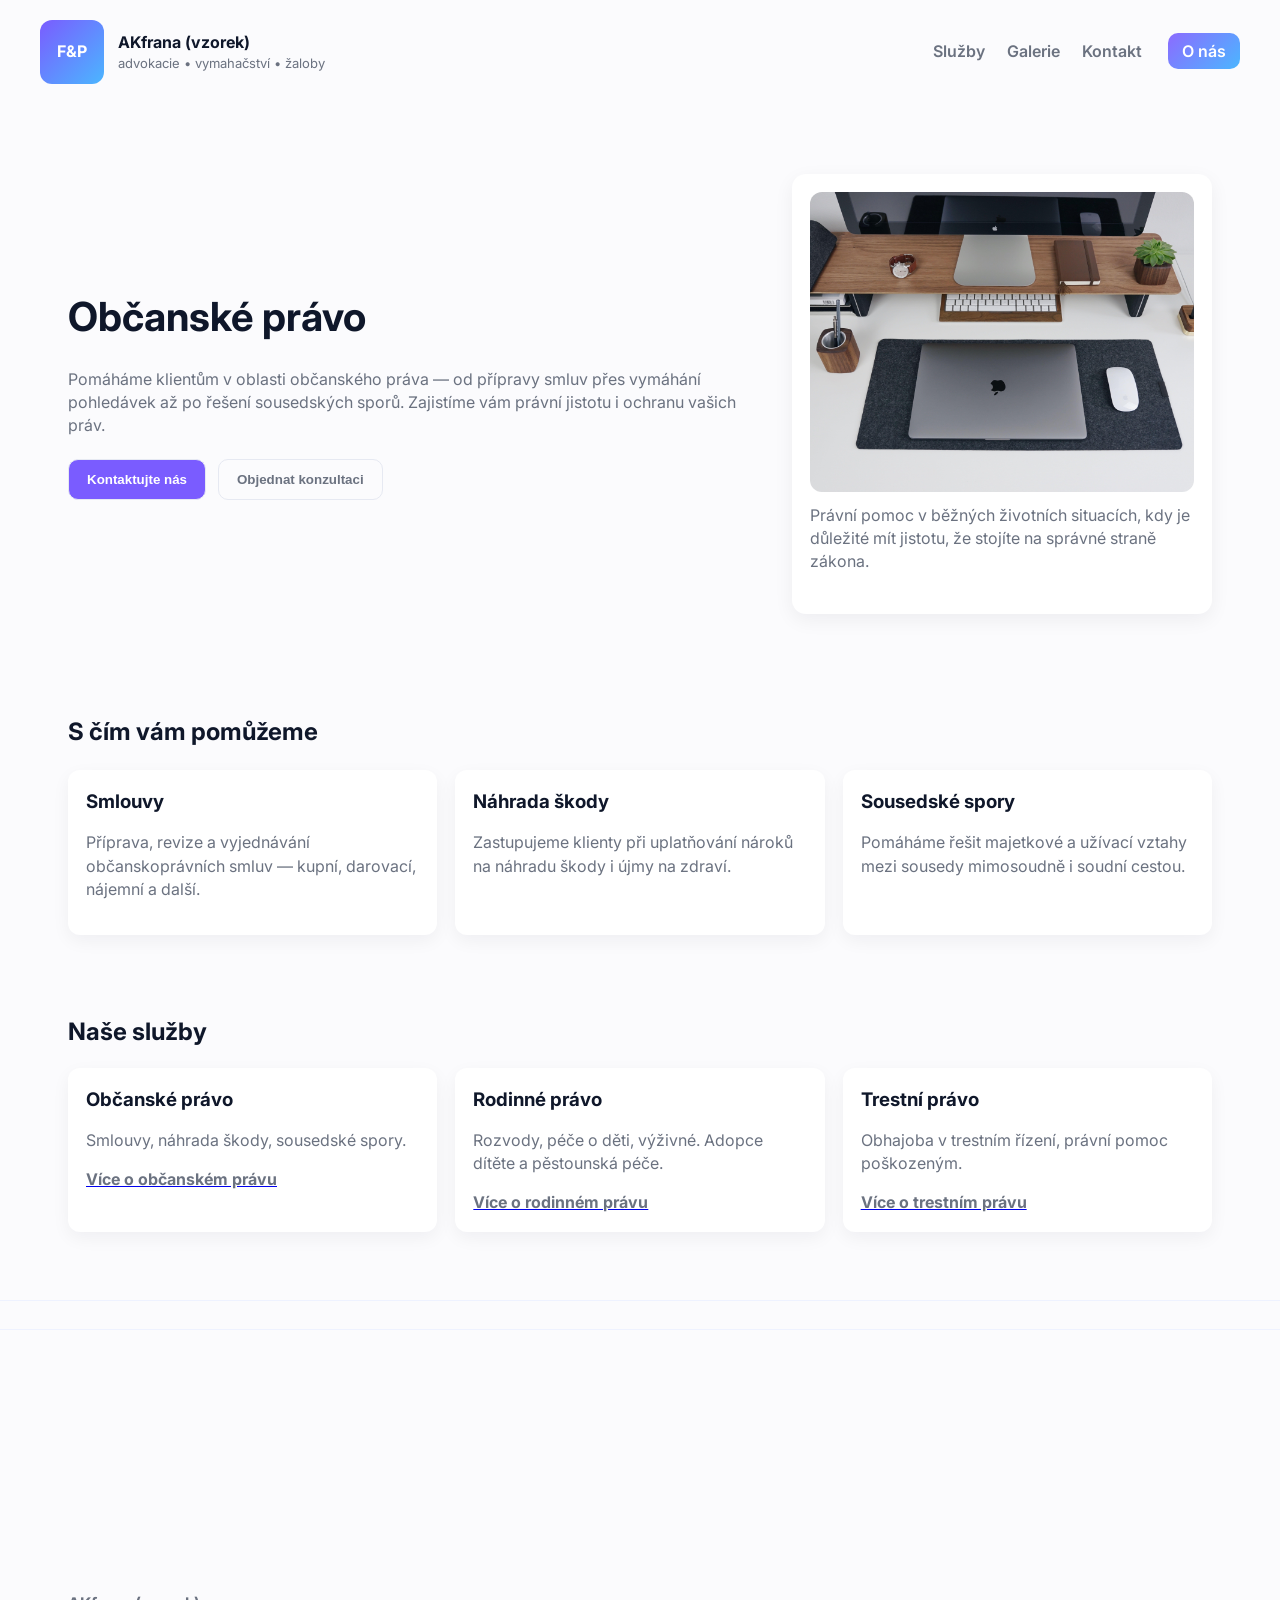
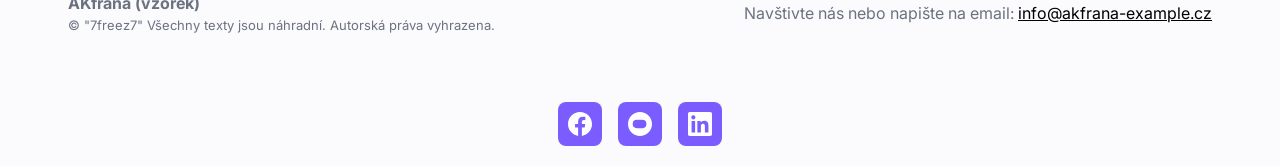
<file: obcanske-pravo.html>
<!doctype html>
<html lang="cs">
<head>
  <meta charset="utf-8" />
  <meta name="viewport" content="width=device-width,initial-scale=1" />
  <title>Občanské právo | AKfrana</title>
    <link rel="icon" href="templates/icons/menu-burger.svg" as="icon">
  <link rel="stylesheet" href="styles.css" />
  <link rel="preconnect" href="https://fonts.googleapis.com">
  <link rel="preconnect" href="https://fonts.gstatic.com" crossorigin>
  <link href="https://fonts.googleapis.com/css2?family=Inter:wght@300;400;600;700&display=swap" rel="stylesheet">

  <script type="text/javascript">
    (function(c,l,a,r,i,t,y){
        c[a]=c[a]||function(){(c[a].q=c[a].q||[]).push(arguments)};
        t=l.createElement(r);t.async=1;t.src="https://www.clarity.ms/tag/"+i;
        y=l.getElementsByTagName(r)[0];y.parentNode.insertBefore(t,y);
    })(window, document, "clarity", "script", "ueqtwlg8d4");
  </script>

</head>
<body>
    <header id="header"></header>

  <main class="container">
    <section class="hero">
      <div>
        <h1>Občanské právo</h1>
        <p class="muted">Pomáháme klientům v oblasti občanského práva — od přípravy smluv přes vymáhání pohledávek až po řešení sousedských sporů. Zajistíme vám právní jistotu i ochranu vašich práv.</p>
        <div class="cta">
          <button class="btn primary" onclick="window.location.href='index.html#kontakt'">Kontaktujte nás</button>
          <button class="btn ghost" onclick="window.location.href='index.html#rezervace'">Objednat konzultaci</button>
        </div>
      </div>

      <aside class="hero-card">
        <div class="hero-img" style="background-image:url('templates/img/2581503.jpg')"></div>
        <p class="muted" style="margin-top:12px">Právní pomoc v běžných životních situacích, kdy je důležité mít jistotu, že stojíte na správné straně zákona.</p>
      </aside>
    </section>

    <section>
      <h2>S čím vám pomůžeme</h2>
      <div class="grid-3">
        <div class="card">
          <h3>Smlouvy</h3>
          <p class="muted">Příprava, revize a vyjednávání občanskoprávních smluv — kupní, darovací, nájemní a další.</p>
        </div>
        <div class="card">
          <h3>Náhrada škody</h3>
          <p class="muted">Zastupujeme klienty při uplatňování nároků na náhradu škody i újmy na zdraví.</p>
        </div>
        <div class="card">
          <h3>Sousedské spory</h3>
          <p class="muted">Pomáháme řešit majetkové a užívací vztahy mezi sousedy mimosoudně i soudní cestou.</p>
        </div>
      </div>
    </section>

    <section id="sluzby">
      <h2 style="margin:0 0 18px">Naše služby</h2>
      <div class="grid-3">
        <div class="card">
          <h3>Občanské právo</h3>
          <p class="muted">Smlouvy, náhrada škody, sousedské spory.</p>
          <p><a href="obcanske-pravo.html">Více o občanském právu</a></p>
        </div>
        <div class="card">
          <h3>Rodinné právo</h3>
          <p class="muted">Rozvody, péče o děti, výživné. Adopce dítěte a pěstounská péče.</p>
          <p><a href="rodinne-pravo.html">Více o rodinném právu</a></p>
        </div>
        <div class="card">
          <h3>Trestní právo</h3>
          <p class="muted">Obhajoba v trestním řízení, právní pomoc poškozeným.</p>
          <p><a href="trestni-pravo.html">Více o trestním právu</a></p>
        </div>
      </div>
    </section>

  </main>

<footer id="footer"></footer>

<script src="script.js"></script>

</body>
</html>
</file>
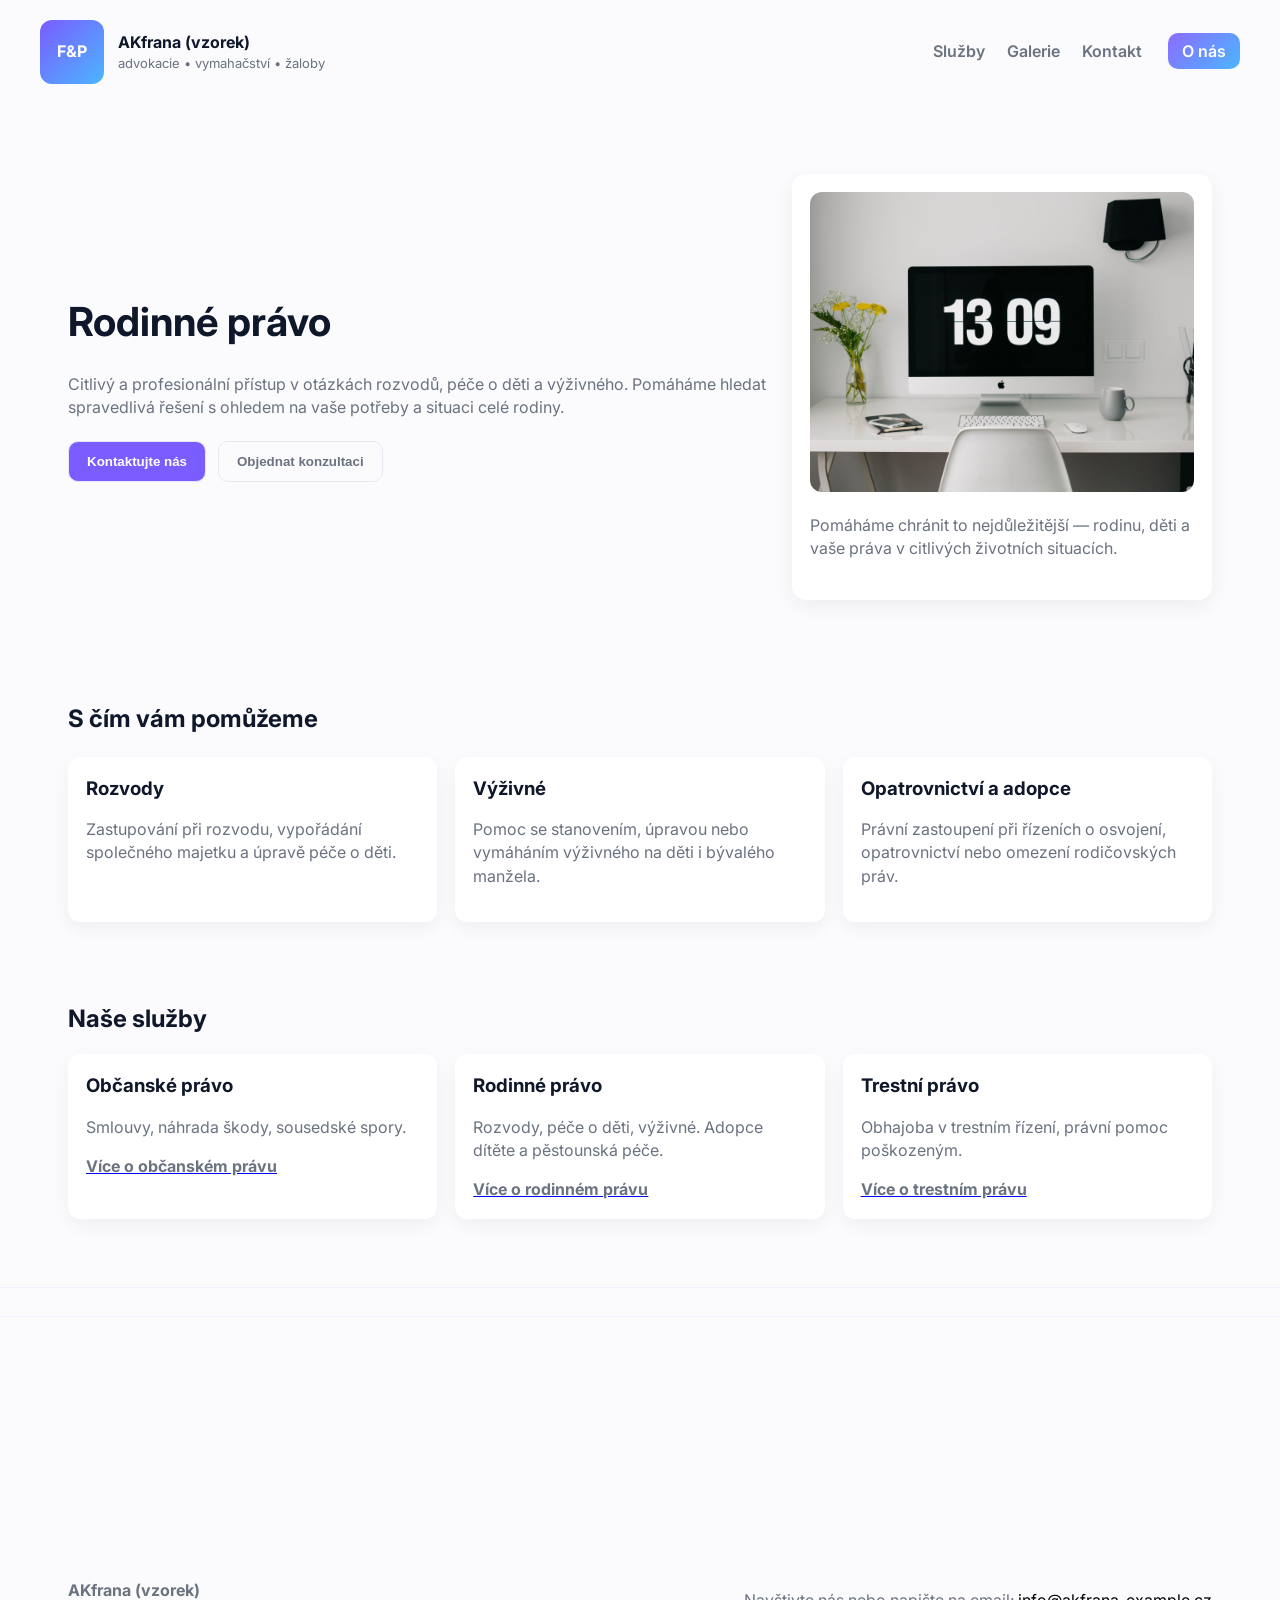
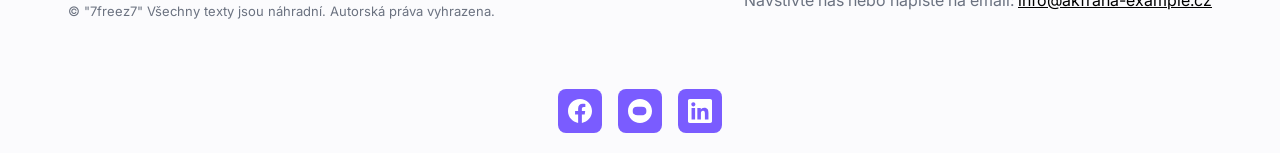
<file: rodinne-pravo.html>
<!doctype html>
<html lang="cs">
<head>
  <meta charset="utf-8" />
  <meta name="viewport" content="width=device-width,initial-scale=1" />
  <title>Rodinné právo | AKfrana</title>
  <link rel="icon" href="templates/icons/menu-burger.svg" as="icon">
  <link rel="stylesheet" href="styles.css" />
  <link rel="preconnect" href="https://fonts.googleapis.com">
  <link rel="preconnect" href="https://fonts.gstatic.com" crossorigin>
  <link href="https://fonts.googleapis.com/css2?family=Inter:wght@300;400;600;700&display=swap" rel="stylesheet">

  <script type="text/javascript">
    (function(c,l,a,r,i,t,y){
        c[a]=c[a]||function(){(c[a].q=c[a].q||[]).push(arguments)};
        t=l.createElement(r);t.async=1;t.src="https://www.clarity.ms/tag/"+i;
        y=l.getElementsByTagName(r)[0];y.parentNode.insertBefore(t,y);
    })(window, document, "clarity", "script", "ueqtwlg8d4");
  </script>

</head>
<body>
    <header id="header"></header>

  <main class="container">
    <section class="hero">
      <div>
        <h1>Rodinné právo</h1>
        <p>Citlivý a profesionální přístup v otázkách rozvodů, péče o děti a výživného. Pomáháme hledat spravedlivá řešení s ohledem na vaše potřeby a situaci celé rodiny.</p>
        <div class="cta">
          <button class="btn primary" onclick="window.location.href='index.html#kontakt'">Kontaktujte nás</button>
          <button class="btn ghost" onclick="window.location.href='index.html#rezervace'">Objednat konzultaci</button>
        </div>
      </div>

      <aside class="hero-card">
        <div class="hero-img" style="background-image:url('templates/img/521184.jpg')"></div>
        <p class="muted">Pomáháme chránit to nejdůležitější — rodinu, děti a vaše práva v citlivých životních situacích.</p>
      </aside>
    </section>

    <section>
      <h2>S čím vám pomůžeme</h2>
      <div class="grid-3">
        <div class="card">
          <h3>Rozvody</h3>
          <p class="muted">Zastupování při rozvodu, vypořádání společného majetku a úpravě péče o děti.</p>
        </div>
        <div class="card">
          <h3>Výživné</h3>
          <p class="muted">Pomoc se stanovením, úpravou nebo vymáháním výživného na děti i bývalého manžela.</p>
        </div>
        <div class="card">
          <h3>Opatrovnictví a adopce</h3>
          <p class="muted">Právní zastoupení při řízeních o osvojení, opatrovnictví nebo omezení rodičovských práv.</p>
        </div>
      </div>
    </section>

    <section id="sluzby">
      <h2 style="margin:0 0 18px">Naše služby</h2>
      <div class="grid-3">
        <div class="card">
          <h3>Občanské právo</h3>
          <p class="muted">Smlouvy, náhrada škody, sousedské spory.</p>
          <p><a href="obcanske-pravo.html">Více o občanském právu</a></p>
        </div>
        <div class="card">
          <h3>Rodinné právo</h3>
          <p class="muted">Rozvody, péče o děti, výživné. Adopce dítěte a pěstounská péče.</p>
          <p><a href="rodinne-pravo.html">Více o rodinném právu</a></p>
        </div>
        <div class="card">
          <h3>Trestní právo</h3>
          <p class="muted">Obhajoba v trestním řízení, právní pomoc poškozeným.</p>
          <p><a href="trestni-pravo.html">Více o trestním právu</a></p>
        </div>
      </div>
    </section>

  </main>

<footer id="footer"></footer>

<script src="script.js"></script>
</body>
</html>
</file>
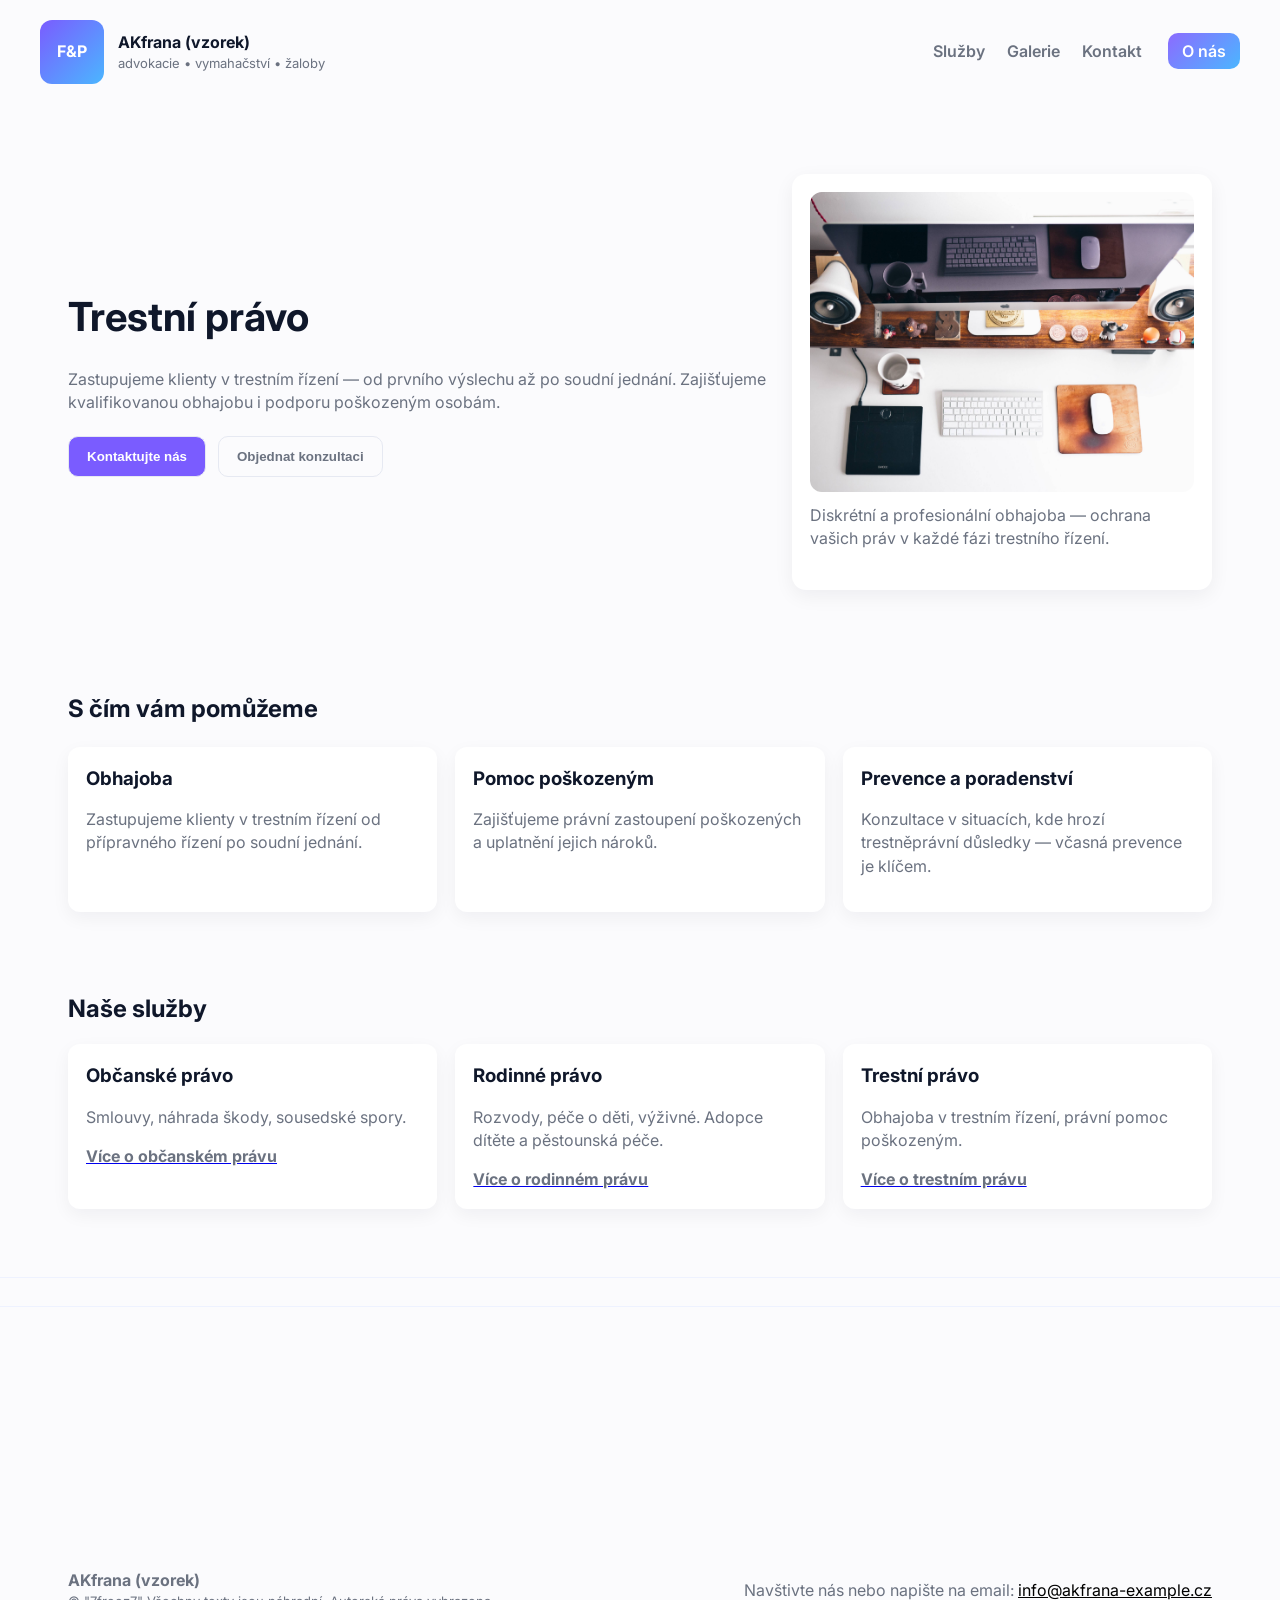
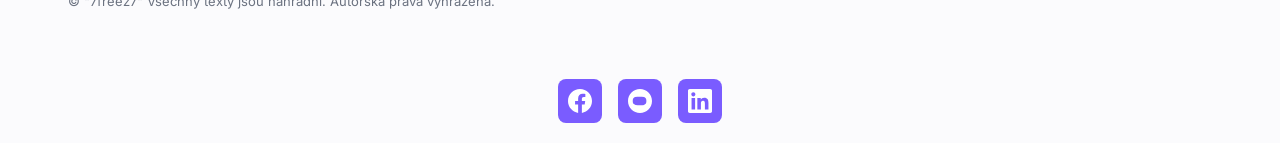
<file: trestni-pravo.html>
<!doctype html>
<html lang="cs">
<head>
  <meta charset="utf-8" />
  <meta name="viewport" content="width=device-width,initial-scale=1" />
  <title>Trestní právo | AKfrana</title>
  <link rel="icon" href="templates/icons/menu-burger.svg" as="icon">
  <link rel="stylesheet" href="styles.css" />
  <link rel="preconnect" href="https://fonts.googleapis.com">
  <link rel="preconnect" href="https://fonts.gstatic.com" crossorigin>
  <link href="https://fonts.googleapis.com/css2?family=Inter:wght@300;400;600;700&display=swap" rel="stylesheet">

  <script type="text/javascript">
    (function(c,l,a,r,i,t,y){
        c[a]=c[a]||function(){(c[a].q=c[a].q||[]).push(arguments)};
        t=l.createElement(r);t.async=1;t.src="https://www.clarity.ms/tag/"+i;
        y=l.getElementsByTagName(r)[0];y.parentNode.insertBefore(t,y);
    })(window, document, "clarity", "script", "ueqtwlg8d4");
  </script>

</head>
<body>
    <header id="header"></header>

  <main class="container">
    <section class="hero">
      <div>
        <h1>Trestní právo</h1>
        <p class="muted">Zastupujeme klienty v trestním řízení — od prvního výslechu až po soudní jednání. Zajišťujeme kvalifikovanou obhajobu i podporu poškozeným osobám.</p>
        <div class="cta">
          <button class="btn primary" onclick="window.location.href='index.html#kontakt'">Kontaktujte nás</button>
          <button class="btn ghost" onclick="window.location.href='index.html#rezervace'">Objednat konzultaci</button>
        </div>
      </div>

      <aside class="hero-card">
        <div class="hero-img" style="background-image:url('templates/img/2581505.jpg')"></div>
        <p class="muted" style="margin-top:12px">Diskrétní a profesionální obhajoba — ochrana vašich práv v každé fázi trestního řízení.</p>
      </aside>
    </section>

    <section>
      <h2>S čím vám pomůžeme</h2>
      <div class="grid-3">
        <div class="card">
          <h3>Obhajoba</h3>
          <p class="muted">Zastupujeme klienty v trestním řízení od přípravného řízení po soudní jednání.</p>
        </div>
        <div class="card">
          <h3>Pomoc poškozeným</h3>
          <p class="muted">Zajišťujeme právní zastoupení poškozených a uplatnění jejich nároků.</p>
        </div>
        <div class="card">
          <h3>Prevence a poradenství</h3>
          <p class="muted">Konzultace v situacích, kde hrozí trestněprávní důsledky — včasná prevence je klíčem.</p>
        </div>
      </div>
    </section>

    <section id="sluzby">
      <h2 style="margin:0 0 18px">Naše služby</h2>
      <div class="grid-3">
        <div class="card">
          <h3>Občanské právo</h3>
          <p class="muted">Smlouvy, náhrada škody, sousedské spory.</p>
          <p><a href="obcanske-pravo.html">Více o občanském právu</a></p>
        </div>
        <div class="card">
          <h3>Rodinné právo</h3>
          <p class="muted">Rozvody, péče o děti, výživné. Adopce dítěte a pěstounská péče.</p>
          <p><a href="rodinne-pravo.html">Více o rodinném právu</a></p>
        </div>
        <div class="card">
          <h3>Trestní právo</h3>
          <p class="muted">Obhajoba v trestním řízení, právní pomoc poškozeným.</p>
          <p><a href="trestni-pravo.html">Více o trestním právu</a></p>
        </div>
      </div>
    </section>

  </main>

<footer id="footer"></footer>

<script src="script.js"></script>
</body>
</html>
</file>
<file: styles.css>
:root{
    --accent:#7a5cff;
    --muted:#6b7280;
    --bg:#fbfbfd;
    --card:#ffffff
}
    html { 
        scroll-behavior: smooth; 
    }
    *{box-sizing:border-box}
    body{
        font-family:Inter,system-ui,-apple-system,Segoe UI,Roboto,Arial;
        line-height:1.45;
        margin:0;
        background:var(--bg);color:#0f172a
    }

    .container{
        max-width:1200px;
        margin:0 auto;
        padding:28px
    }
    .top{
        display:flex;
        align-items:center;
        justify-content:space-between;
        padding:20px 0
    }
    .brand{
        display:flex;
        gap:14px;
        align-items:center
    }
    .logo{
        width:64px;
        height:64px;
        border-radius:12px;background:linear-gradient(135deg,var(--accent),#4bb6ff);
        display:flex;
        align-items:center;
        justify-content:center;
        color:white;
        font-weight:700
    }
    nav a{
        margin-left:18px;
        color:var(--muted);
        text-decoration:none;
        font-weight:600
    }
    nav a.primary{
        color:white;
        padding:8px 14px;
        border-radius:10px;
        margin-left:22px;
        background: linear-gradient(135deg, #8c6bff 0%, #4bb6ff 100%);
    }


    button.send {
        transition: transform 0.2s ease, box-shadow 0.2ms ease, background 0.2s ease;
        will-change: transform, box-shadow;
    }
    button.send:hover {
        box-shadow: 0 8px 20px rgba(122,92,255,0.18);
        background: linear-gradient(135deg, #8c6bff 0%, #4bb6ff 100%);
        color: #fff;
        outline: none;
        transform: scale(1.05);
    }


    button.btn.primary{
        transition: transform 0.2s ease, box-shadow 0.2ms ease, background 0.2s ease;
        will-change: transform, box-shadow;
        border: 1px solid #e6e9f2;
    }
    button.btn.primary:hover{
    box-shadow: 0 8px 20px rgba(122,92,255,0.18);
    background: linear-gradient(135deg, #8c6bff 0%, #4bb6ff 100%);
    color: #fff;
    outline: none;
    transform: scale(1.05);
    }

    .hero{
        display:grid;
        grid-template-columns:1fr 420px;
        gap:24px;align-items:center;
        padding:42px 0
    }
    .hero h1{
        font-size:clamp(26px,4vw,40px);
        margin:0 0 14px
    }
    .hero p{
        color:var(--muted);
        margin:22px 0 22px;
    }
    .cta{
        display:flex;
        gap:12px
    }
    .btn{padding:12px 18px;border-radius:10px;border:0;font-weight:700;cursor:pointer}
    .btn.primary{background:var(--accent);color:white}
    .btn.ghost{background:transparent;border:1px solid #e6e9f2;color:var(--muted)}

.new-grid .grid-3 .card img {
  display: block;
  width: 100%;    
  height: 200px;            
  object-fit: cover;        /* udržuje proporce, ořízne přebytek */
  border-radius: 20px;      
  margin-bottom: 12px;      
}

    .hero-card{
        background:var(--card);
        border-radius:14px;
        padding:18px;
        box-shadow:0 6px 20px rgba(16,24,40,0.06)
    }

    .hero-img{height:300px;
        background:url('images/hero.jpg') center/cover no-repeat;
        border-radius:12px}

    /* sections */
    section{padding:40px 0}
    .grid-3{display:grid;grid-template-columns:repeat(3,1fr);gap:18px}
    
    .new-grid .grid-3 {
    display: grid;
    grid-template-columns: repeat(4, 1fr);
    overflow: hidden;
    }   
    
    .card {
    background: var(--card);
    padding: 18px;
    border-radius: 12px;
    box-shadow: 0 6px 18px rgba(15,23,42,0.05);
    overflow: hidden;
    }   

    .card h3{margin:0 0 8px}
    .muted{color:var(--muted)}

    /* gallery */
    .gallery{display:grid;grid-template-columns:repeat(3,1fr);gap:8px}
    .gallery img{width:100%;height:160px;object-fit:cover;border-radius:8px}

    /* contact */
    .contact{display:grid;grid-template-columns:1fr 600px;gap:24px}
    form{display:flex;flex-direction:column;gap:12px}
    input,textarea{padding:12px;border-radius:8px;border:1px solid #e6e9f2}
    button.send{background:var(--accent);color:white;padding:12px;border-radius:8px;border:0;font-weight:700}

    footer{border-top:1px solid #eef2ff;padding:28px 0 0;color:var(--muted)}

    /* footer layout */
  .footer-map-full {
    width: 100%;
    margin-top: 24px;
    padding: 0 20px 0 20px;
    margin: 0 auto;

  }

  .footer-map-full iframe {
    display: block;
    border-radius: 20px;
    width: 100%;
    height: 150px;
    border: 0;
    filter: grayscale(20%) contrast(1.0);
    /*box-shadow: 0 -20px 35px -20px rgba(0, 0, 0, 0.344); /* horní stín */

  }

  #mailMobile{
      display:none;
  }
  #mailPC{
  display:block;}

  .social {
  display: flex;
  gap: 16px;
  align-items: center;
  justify-content: center;
  margin-top: 20px;
  padding: 20px 0;
}

.social a {
  display: inline-flex;
  align-items: center;
  justify-content: center;
  width: 44px;
  height: 44px;
  background: var(--accent);
  border-radius: 8px;
  color: white;
  text-decoration: none;
  transition: transform 0.2s ease, box-shadow 0.2s ease;
}

.social a:hover {
  transform: translateY(-3px) scale(1.05);
  box-shadow: 0 8px 20px rgba(122, 92, 255, 0.2);
}

.social a svg {
  width: 24px;
  height: 24px;
  fill: white;
}



@media (max-width: 900px) {
  .footer-map-full iframe {height: 280px;}

   #mailMobile{display:block;}
   #mailPC{display:none;}
   #emailNumTime{font-size: 15px;}

    .new-grid .grid-3 .card p.muted {font-size: 12px;}
    .new-grid .grid-3 .card h3 {font-size: 15px;}
    .new-grid .grid-3 .card img {height: 150px;}

  .social {
    gap: 12px;
    margin-top: 16px;
  }
  .social a {
    width: 40px;
    height: 40px;
  }
  .social a svg {
    width: 20px;
    height: 20px;
  }




    html {scroll-behavior: smooth; }
    .hero{grid-template-columns:1fr;}
    .container{padding:20px;margin: 0 auto;}
    .container.top{padding: 20px 20px 0 20px;}
    .grid-3{grid-template-columns:1fr}
    .new-grid .grid-3 {display:grid;grid-template-columns:repeat(2,1fr);gap:10px;};
    .gallery{grid-template-columns:repeat(2,1fr)}
    .contact{grid-template-columns:1fr}

    .footer-grid {grid-template-columns: 1fr;}

  .footer-map iframe {height: 100px;}

  /* mobilní header: logo vlevo, tagline (terapie • masáže • relaxace) vpravo,
     navigace pod tím v jedné řadě (přizpůsobené velikosti a paddingu) */
  .top {
    display: block;
    padding: 12px 0;
  }
  .brand {
    display: flex;
    align-items: center;
    width: 100%;
    gap: 12px;
  }
  .brand .logo {
    width: 56px;
    height: 56px;
    flex: 0 0 auto;
  }
  /* posun textového bloku doprava až na konec kontejneru */
  .brand > div {margin-left: auto;text-align: right;}
  .brand > div .muted {font-size: 12px;}

  /* navigace pod brand, v jednom řádku, menší padding a responsivní font */
  nav {
    display: flex;
    gap: 8px;
    justify-content: space-between;
    align-items: center;
    margin-top: 10px;
    width: 100%;
    flex-wrap: nowrap; /* udrží odkazy v jednom řádku */
  }
  nav a {
    margin-left: 0;
    padding: 6px 8px;
    font-size: clamp(12px, 3.6vw, 13px);
    white-space: nowrap;
    color: var(--muted);
    text-decoration: none;
  }
  nav a.primary {
    padding: 6px 10px;
    border-radius: 8px;
    margin-left: 0;
    color: #fff;
  }

 }
</file>
